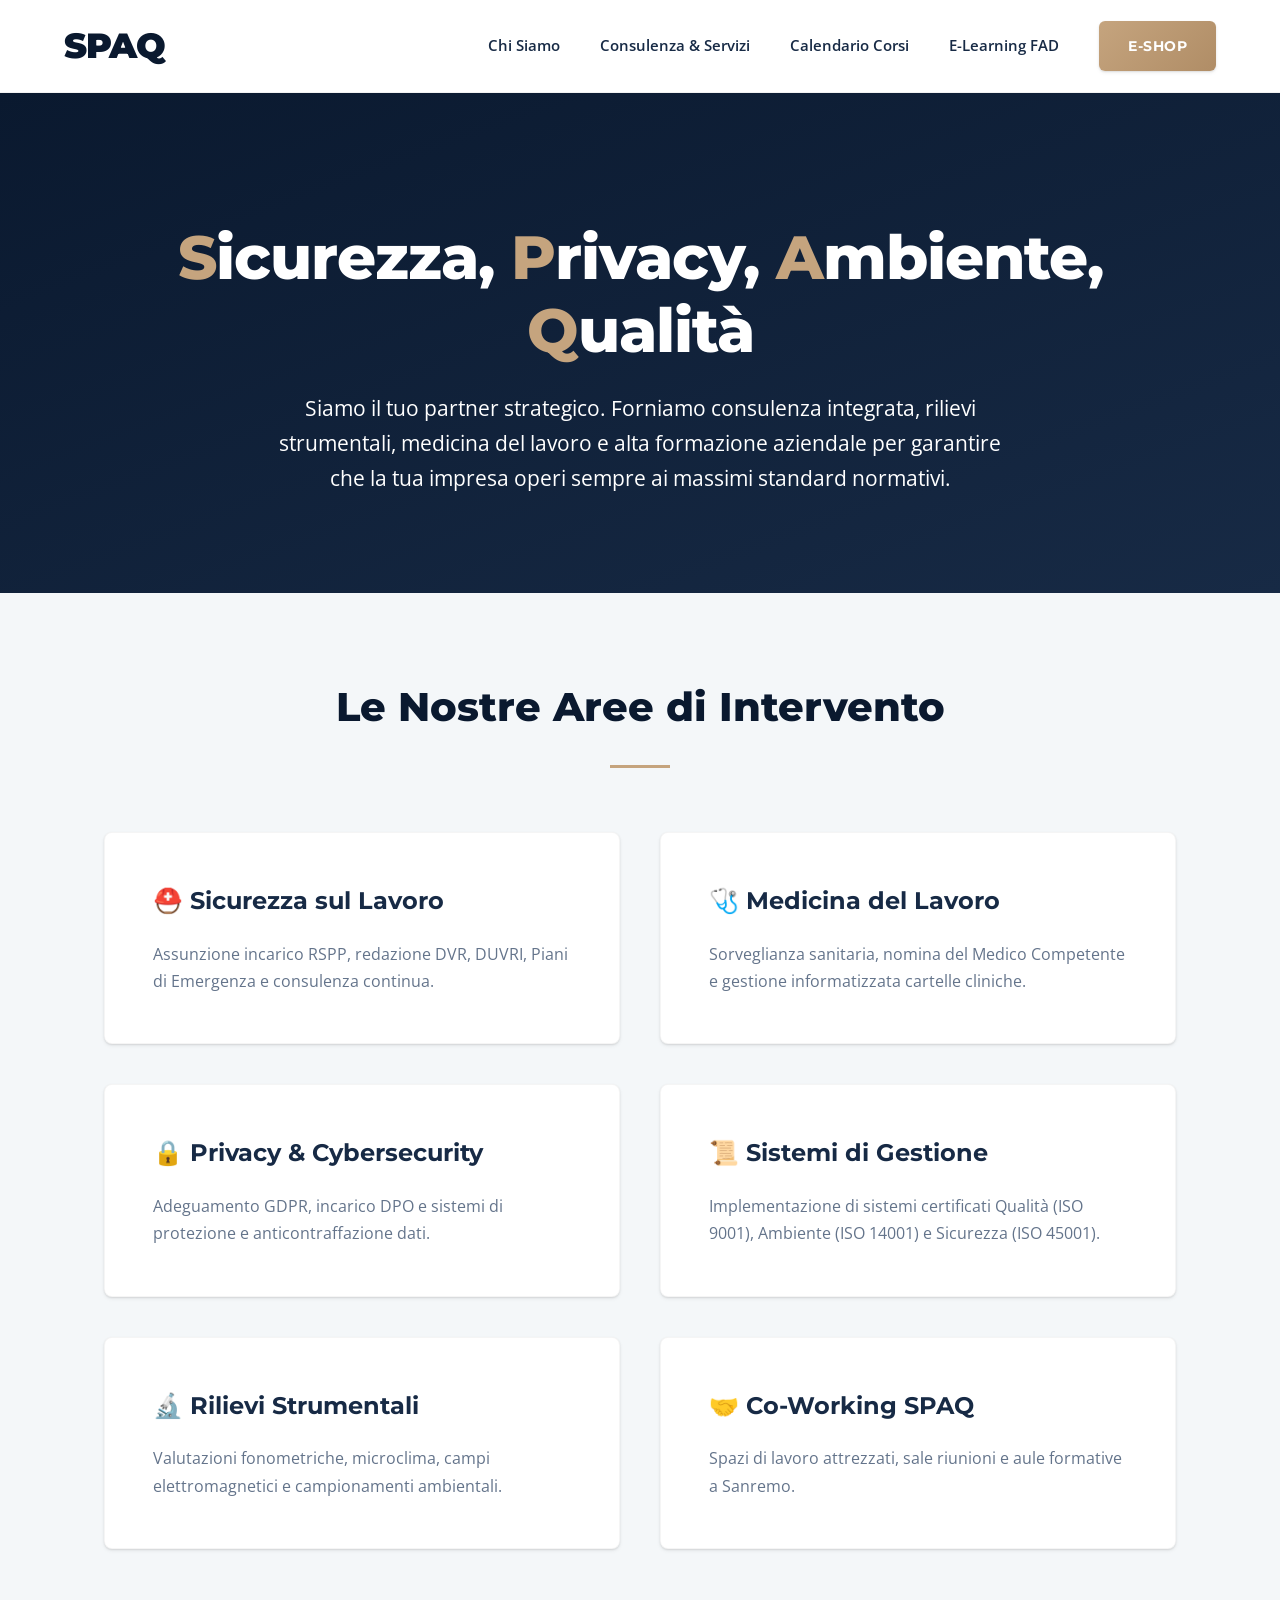
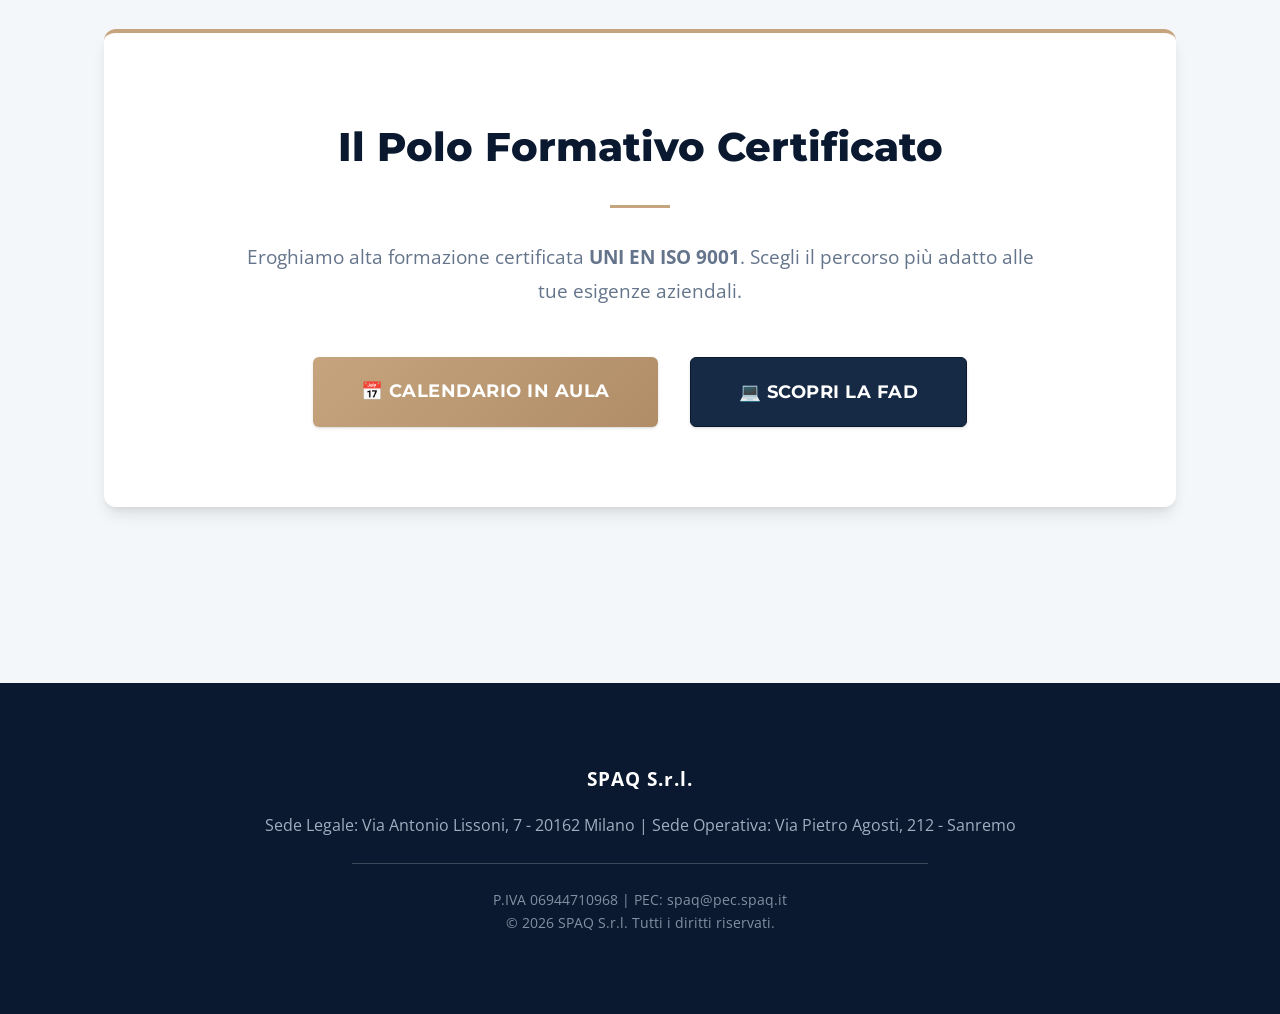
<file: index.html>
<!DOCTYPE html>
<html lang="it">
<head>
    <meta charset="UTF-8">
    <meta name="viewport" content="width=device-width, initial-scale=1.0">
    <title>SPAQ - Sicurezza, Privacy, Ambiente, Qualità</title>
    <link href="https://fonts.googleapis.com/css2?family=Montserrat:wght@400;600;700;800;900&family=Open+Sans:wght@400;600&display=swap" rel="stylesheet">
    <link rel="stylesheet" href="css/style.css">
</head>
<body>
    <header>
        <a href="index.html" class="logo" title="Torna alla Home">SPAQ</a>
        
        <nav>
            <a href="#chi-siamo">Chi Siamo</a>
            <a href="#servizi">Consulenza & Servizi</a>
            <a href="corsi.html">Calendario Corsi</a>
            <a href="e-learning.html">E-Learning FAD</a>
            <a href="https://www.spaqsrl.store/" target="_blank" class="btn btn-gold">E-Shop</a>
        </nav>
    </header>

    <section class="hero" id="chi-siamo">
        <h1><span>S</span>icurezza, <span>P</span>rivacy, <span>A</span>mbiente, <span>Q</span>ualità</h1>
        <p>Siamo il tuo partner strategico. Forniamo consulenza integrata, rilievi strumentali, medicina del lavoro e alta formazione aziendale per garantire che la tua impresa operi sempre ai massimi standard normativi.</p>
    </section>

    <div class="container" id="servizi">
        <h2 class="section-title">Le Nostre Aree di Intervento</h2>
        <div class="grid-container">
            <div class="card">
                <h3>⛑️ Sicurezza sul Lavoro</h3>
                <p>Assunzione incarico RSPP, redazione DVR, DUVRI, Piani di Emergenza e consulenza continua.</p>
            </div>
            <div class="card">
                <h3>🩺 Medicina del Lavoro</h3>
                <p>Sorveglianza sanitaria, nomina del Medico Competente e gestione informatizzata cartelle cliniche.</p>
            </div>
            <div class="card">
                <h3>🔒 Privacy & Cybersecurity</h3>
                <p>Adeguamento GDPR, incarico DPO e sistemi di protezione e anticontraffazione dati.</p>
            </div>
            <div class="card">
                <h3>📜 Sistemi di Gestione</h3>
                <p>Implementazione di sistemi certificati Qualità (ISO 9001), Ambiente (ISO 14001) e Sicurezza (ISO 45001).</p>
            </div>
            <div class="card">
                <h3>🔬 Rilievi Strumentali</h3>
                <p>Valutazioni fonometriche, microclima, campi elettromagnetici e campionamenti ambientali.</p>
            </div>
            <div class="card">
                <h3>🤝 Co-Working SPAQ</h3>
                <p>Spazi di lavoro attrezzati, sale riunioni e aule formative a Sanremo.</p>
            </div>
        </div>
    </div>

    <div class="container" style="padding-top: 0;">
        <div style="background: var(--bg-surface); padding: 5rem 3rem; border-radius: 12px; text-align: center; box-shadow: var(--shadow-lg); border-top: 4px solid var(--accent);">
            <h2 class="section-title" style="margin-bottom: 2rem;">Il Polo Formativo Certificato</h2>
            <p style="font-size: 1.2rem; color: var(--text-muted); max-width: 800px; margin: 0 auto 3rem; line-height: 1.8;">
                Eroghiamo alta formazione certificata <strong>UNI EN ISO 9001</strong>. Scegli il percorso più adatto alle tue esigenze aziendali.
            </p>
            <div style="display: flex; gap: 2rem; justify-content: center; flex-wrap: wrap;">
                <a href="corsi.html" class="btn btn-gold" style="padding: 1.2rem 3rem; font-size: 1.1rem;">📅 Calendario in Aula</a>
                <a href="e-learning.html" class="btn btn-blue" style="padding: 1.2rem 3rem; font-size: 1.1rem;">💻 Scopri la FAD</a>
            </div>
        </div>
    </div>

    <footer>
        <div style="margin-bottom: 1rem; font-weight: bold; font-size: 1.2rem;">SPAQ S.r.l.</div>
        <p>Sede Legale: Via Antonio Lissoni, 7 - 20162 Milano | Sede Operativa: Via Pietro Agosti, 212 - Sanremo</p>
        <div style="margin: 1.5rem 0; height: 1px; background: rgba(255,255,255,0.2); width: 50%; margin-left: auto; margin-right: auto;"></div>
        <p style="font-size: 0.85rem; opacity: 0.8;">P.IVA 06944710968 | PEC: spaq@pec.spaq.it<br>&copy; 2026 SPAQ S.r.l. Tutti i diritti riservati.</p>
    </footer>

    <script>
        document.querySelectorAll('a[href^="#"]').forEach(anchor => {
            anchor.addEventListener('click', function (e) {
                e.preventDefault();
                document.querySelector(this.getAttribute('href')).scrollIntoView({ behavior: 'smooth' });
            });
        });
    </script>
</body>
</html>
</file>
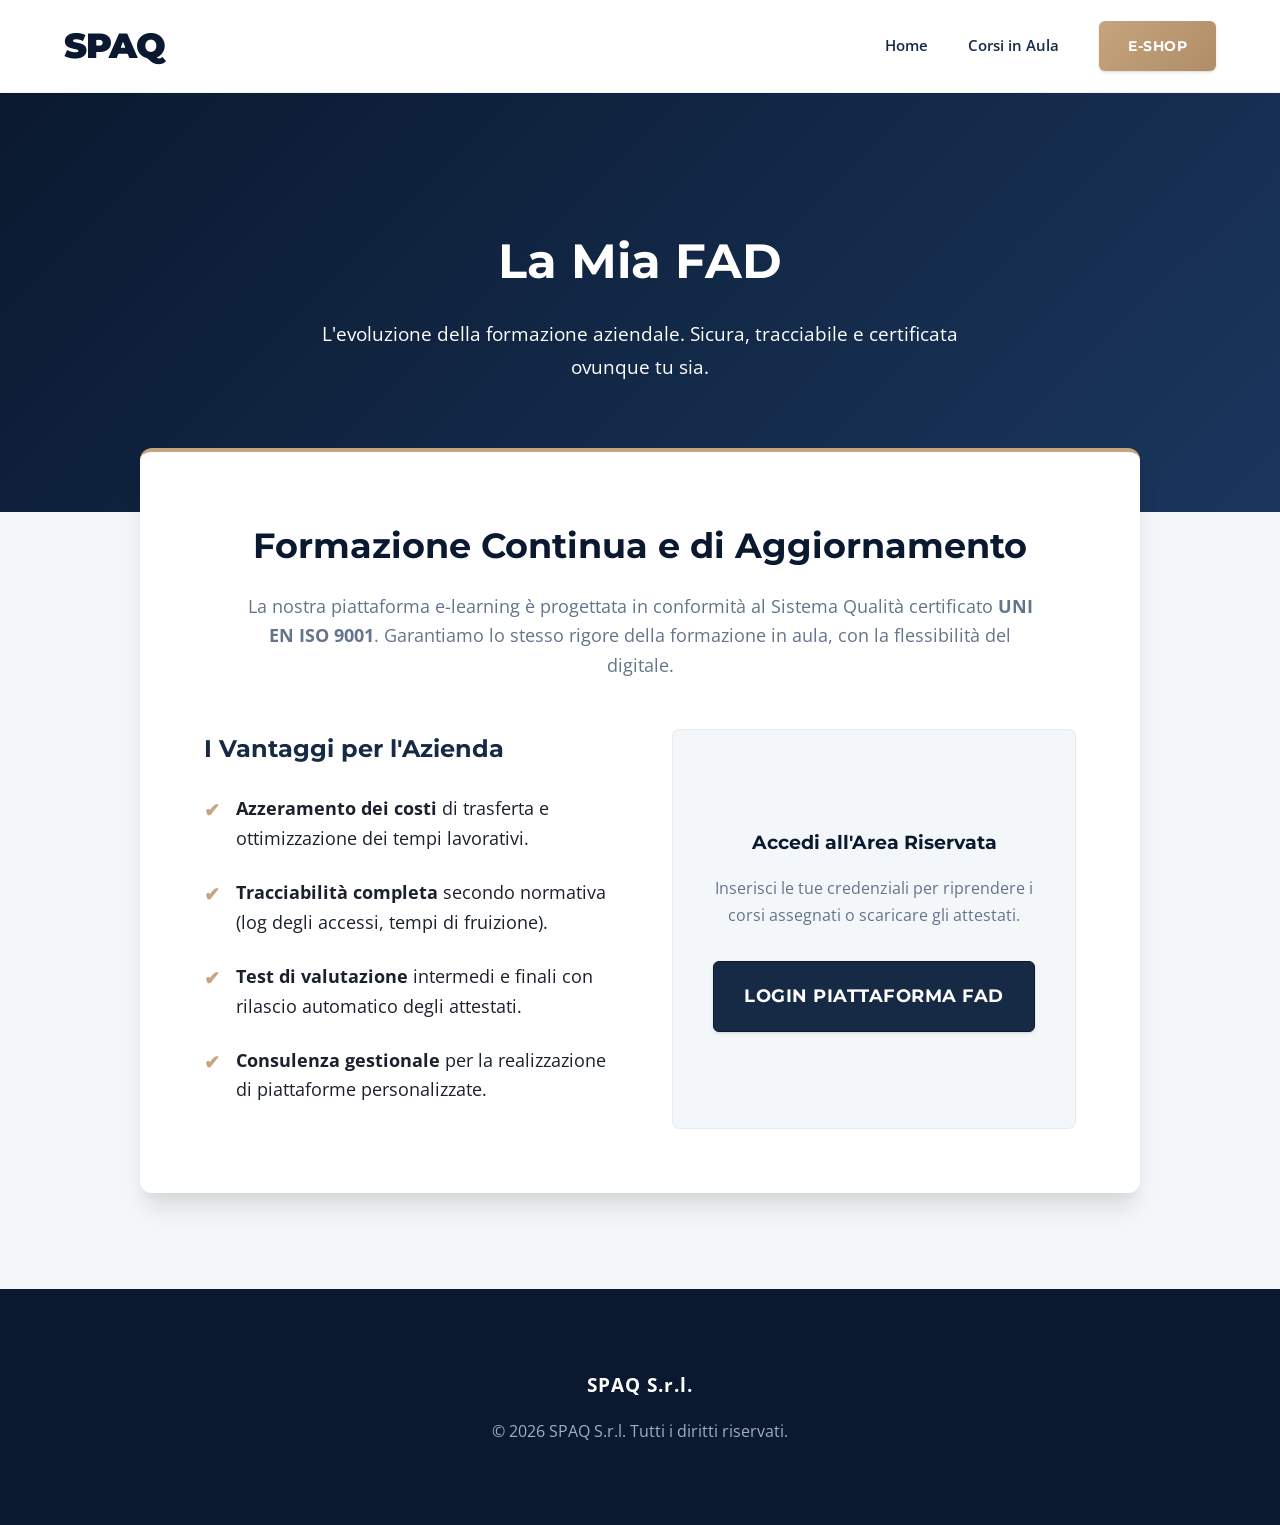
<file: e-learning.html>
<!DOCTYPE html>
<html lang="it">
<head>
    <meta charset="UTF-8">
    <meta name="viewport" content="width=device-width, initial-scale=1.0">
    <title>E-Learning FAD - SPAQ</title>
    <link href="https://fonts.googleapis.com/css2?family=Montserrat:wght@400;600;700;800&family=Open+Sans:wght@400;600&display=swap" rel="stylesheet">
    <link rel="stylesheet" href="css/style.css">
    <style>
        .fad-box { background: var(--bg-surface); padding: 4rem; border-radius: 12px; box-shadow: var(--shadow-xl); max-width: 1000px; margin: -4rem auto 5rem; position: relative; z-index: 10; border-top: 4px solid var(--accent); }
        .fad-grid { display: grid; grid-template-columns: 1fr 1fr; gap: 4rem; margin-top: 3rem; text-align: left; }
        .fad-list { list-style: none; }
        .fad-list li { margin-bottom: 1.5rem; padding-left: 2rem; position: relative; color: var(--text-main); font-size: 1.1rem; }
        .fad-list li::before { content: '✔'; position: absolute; left: 0; color: var(--accent); font-weight: bold; font-size: 1.2rem; }
        @media (max-width: 768px) { .fad-grid { grid-template-columns: 1fr; gap: 2rem; } .fad-box { padding: 2rem; } }
    </style>
</head>
<body>
    <header>
        <a href="index.html" class="logo">SPAQ</a>
        <nav>
            <a href="index.html">Home</a>
            <a href="corsi.html">Corsi in Aula</a>
            <a href="https://www.spaqsrl.store/" target="_blank" class="btn btn-gold">E-Shop</a>
        </nav>
    </header>

    <div class="formazione-header" style="padding: 8rem 5% 8rem;">
        <h1>La Mia FAD</h1>
        <p>L'evoluzione della formazione aziendale. Sicura, tracciabile e certificata ovunque tu sia.</p>
    </div>

    <div class="fad-box">
        <div style="text-align: center; margin-bottom: 3rem;">
            <h2 style="color: var(--primary-dark); font-size: 2.2rem; margin-bottom: 1rem;">Formazione Continua e di Aggiornamento</h2>
            <p style="color: var(--text-muted); font-size: 1.1rem; max-width: 800px; margin: 0 auto;">La nostra piattaforma e-learning è progettata in conformità al Sistema Qualità certificato <strong>UNI EN ISO 9001</strong>. Garantiamo lo stesso rigore della formazione in aula, con la flessibilità del digitale.</p>
        </div>

        <div class="fad-grid">
            <div>
                <h3 style="color: var(--primary); margin-bottom: 1.5rem; font-size: 1.5rem;">I Vantaggi per l'Azienda</h3>
                <ul class="fad-list">
                    <li><strong>Azzeramento dei costi</strong> di trasferta e ottimizzazione dei tempi lavorativi.</li>
                    <li><strong>Tracciabilità completa</strong> secondo normativa (log degli accessi, tempi di fruizione).</li>
                    <li><strong>Test di valutazione</strong> intermedi e finali con rilascio automatico degli attestati.</li>
                    <li><strong>Consulenza gestionale</strong> per la realizzazione di piattaforme personalizzate.</li>
                </ul>
            </div>
            <div style="background: var(--bg-body); padding: 2.5rem; border-radius: 8px; text-align: center; display: flex; flex-direction: column; justify-content: center; border: 1px solid rgba(0,0,0,0.05);">
                <h3 style="color: var(--primary-dark); margin-bottom: 1rem;">Accedi all'Area Riservata</h3>
                <p style="color: var(--text-muted); margin-bottom: 2rem;">Inserisci le tue credenziali per riprendere i corsi assegnati o scaricare gli attestati.</p>
                <a href="#" class="btn btn-blue" style="padding: 1.2rem; font-size: 1.1rem;">Login Piattaforma FAD</a>
            </div>
        </div>
    </div>

    <footer>
        <div style="margin-bottom: 1rem; font-weight: bold; font-size: 1.2rem;">SPAQ S.r.l.</div>
        <p>&copy; 2026 SPAQ S.r.l. Tutti i diritti riservati.</p>
    </footer>
</body>
</html>
</file>
<file: css/style.css>
:root {
    --primary-dark: #0a192f;
    --primary: #172a45;
    --accent: #c5a47e;
    --accent-hover: #d4b592;
    --text-main: #1a202c;
    --text-muted: #64748b;
    --bg-body: #f4f7f9;
    --bg-surface: #ffffff;
    --danger: #e53e3e;
    --shadow-sm: 0 2px 4px rgba(0,0,0,0.05), 0 1px 2px rgba(0,0,0,0.1);
    --shadow-md: 0 4px 6px -1px rgba(0, 0, 0, 0.1), 0 2px 4px -1px rgba(0, 0, 0, 0.06);
    --shadow-lg: 0 10px 15px -3px rgba(0, 0, 0, 0.1), 0 4px 6px -2px rgba(0, 0, 0, 0.05);
    --shadow-xl: 0 20px 25px -5px rgba(0, 0, 0, 0.1), 0 10px 10px -5px rgba(0, 0, 0, 0.04);
}

* { margin: 0; padding: 0; box-sizing: border-box; }
body { background-color: var(--bg-body); color: var(--text-main); line-height: 1.7; font-family: 'Open Sans', sans-serif; }
h1, h2, h3, h4, h5, h6, .logo, .btn { font-family: 'Montserrat', sans-serif; }

/* NAVBAR & LOGO */
header { background: rgba(255, 255, 255, 0.98); backdrop-filter: blur(10px); padding: 1rem 5%; display: flex; justify-content: space-between; align-items: center; position: sticky; top: 0; z-index: 100; border-bottom: 1px solid rgba(0,0,0,0.05); }
a.logo { font-size: 2.2rem; font-weight: 900; color: var(--primary-dark); letter-spacing: -1px; text-transform: uppercase; text-decoration: none; transition: all 0.3s cubic-bezier(0.175, 0.885, 0.32, 1.275); display: inline-block; }
a.logo:hover { color: var(--accent); transform: scale(1.05); }
nav { display: flex; gap: 2.5rem; align-items: center; }
nav a { text-decoration: none; color: var(--primary); font-weight: 600; font-size: 0.95rem; transition: color 0.3s ease; position: relative; }
nav a:not(.btn)::after { content: ''; position: absolute; width: 0; height: 2px; bottom: -4px; left: 0; background-color: var(--accent); transition: width 0.3s; }
nav a:not(.btn):hover::after { width: 100%; }
nav a:hover { color: var(--primary-dark); }

/* SISTEMA BOTTONI */
.btn { display: inline-block; padding: 0.8rem 1.8rem; border-radius: 6px; font-weight: 700; text-transform: uppercase; font-size: 0.9rem; letter-spacing: 0.5px; text-decoration: none; text-align: center; border: none; cursor: pointer; transition: all 0.3s ease; }
.btn-gold { background: linear-gradient(135deg, var(--accent), #b08d66); color: #ffffff !important; box-shadow: var(--shadow-sm); }
.btn-gold:hover { transform: translateY(-2px); box-shadow: var(--shadow-md); background: linear-gradient(135deg, var(--accent-hover), var(--accent)); }
.btn-blue { background: var(--primary); color: #ffffff !important; box-shadow: var(--shadow-sm); border: 1px solid var(--primary-dark); }
.btn-blue:hover { transform: translateY(-2px); box-shadow: var(--shadow-md); background: var(--primary-dark); }

/* HERO SECTION */
.hero { background: linear-gradient(160deg, var(--primary-dark) 0%, var(--primary) 100%); padding: 8rem 5% 6rem; text-align: center; position: relative; overflow: hidden; }
.hero h1 { font-size: 3.8rem; margin-bottom: 1.5rem; font-weight: 800; line-height: 1.2; letter-spacing: -1px; color: #ffffff; }
.hero h1 span { color: var(--accent); }
.hero p { font-size: 1.3rem; max-width: 750px; margin: 0 auto; font-weight: 400; color: #ffffff; }

/* LAYOUT & CARDS */
.container { max-width: 1200px; margin: 0 auto; padding: 5rem 5%; }
.section-title { text-align: center; margin-bottom: 4rem; font-size: 2.5rem; color: var(--primary-dark); font-weight: 800; position: relative; }
.section-title::after { content: ''; display: block; width: 60px; height: 3px; background: var(--accent); margin: 1.5rem auto 0; }
.grid-container { display: grid; grid-template-columns: repeat(auto-fill, minmax(340px, 1fr)); gap: 2.5rem; }
.card { background: var(--bg-surface); padding: 3rem; border-radius: 8px; box-shadow: var(--shadow-sm); border: 1px solid rgba(0,0,0,0.04); transition: all 0.4s cubic-bezier(0.175, 0.885, 0.32, 1.275); position: relative; overflow: hidden; }
.card::before { content: ''; position: absolute; top: 0; left: 0; width: 100%; height: 3px; background: linear-gradient(90deg, var(--accent), transparent); opacity: 0; transition: opacity 0.3s; }
.card:hover { transform: translateY(-8px); box-shadow: var(--shadow-xl); border-color: transparent; }
.card:hover::before { opacity: 1; }
.card h3 { margin-bottom: 1.2rem; color: var(--primary); font-size: 1.5rem; font-weight: 700; display: flex; align-items: center; gap: 0.8rem; }
.card p { color: var(--text-muted); font-size: 1rem; }

/* POLO FORMATIVO & CALENDARIO */
.formazione-header { background: linear-gradient(135deg, var(--primary-dark) 0%, #1a365d 100%); padding: 7rem 5% 6rem; text-align: center; }
.formazione-header h1 { color: #ffffff; font-size: 3rem; margin-bottom: 1rem; }
.formazione-header p { color: #ffffff; font-size: 1.2rem; max-width: 700px; margin: 0 auto; }
.cert-badge { background: rgba(197, 164, 126, 0.15); border: 1px solid var(--accent); color: var(--accent); padding: 0.6rem 1.5rem; border-radius: 50px; font-size: 0.85rem; font-weight: 700; letter-spacing: 0.5px; text-transform: uppercase; display: inline-block; margin-top: 1.5rem; }

/* FIX: Barra di ricerca Corsi */
.filter-bar { display: flex; justify-content: space-between; align-items: center; background: var(--bg-surface); padding: 1.5rem 2rem; border-radius: 8px; box-shadow: var(--shadow-sm); border: 1px solid rgba(0,0,0,0.05); margin-bottom: 3rem; gap: 1rem; flex-wrap: wrap; }
.filter-bar h2 { color: var(--primary-dark); font-size: 1.5rem; margin: 0; }
.filter-input { flex-grow: 1; max-width: 400px; padding: 0.8rem 1.5rem; border: 2px solid #e2e8f0; border-radius: 50px; font-family: 'Open Sans', sans-serif; outline: none; transition: border-color 0.3s, box-shadow 0.3s; }
.filter-input:focus { border-color: var(--accent); box-shadow: 0 0 0 3px rgba(197, 164, 126, 0.2); }

/* FIX: Calendario Items */
.calendar-section { max-width: 900px; margin: 0 auto 6rem; padding: 0 5%; }
.calendar-list { display: flex; flex-direction: column; gap: 1.5rem; }
.calendar-item { display: flex; background: var(--bg-surface); border-radius: 8px; box-shadow: var(--shadow-sm); overflow: hidden; transition: all 0.3s ease; border: 1px solid rgba(0,0,0,0.05); }
.calendar-item:hover { transform: translateY(-4px); box-shadow: var(--shadow-md); }

/* FIX: flex-shrink: 0 impedisce al blocco data di schiacciarsi */
.cal-date-box { background: linear-gradient(135deg, var(--primary-dark), var(--primary)); color: var(--accent); padding: 2rem; min-width: 140px; flex-shrink: 0; text-align: center; display: flex; flex-direction: column; justify-content: center; align-items: center; }
.cal-date-box .day { font-size: 2.5rem; font-weight: 800; font-family: 'Montserrat', sans-serif; color: #ffffff; line-height: 1; }
.cal-date-box .month-year { font-size: 0.85rem; font-weight: 700; text-transform: uppercase; margin-top: 0.5rem; letter-spacing: 1.5px; }
.cal-content { padding: 2rem; flex-grow: 1; display: flex; flex-direction: column; justify-content: center; }
.cal-content h4 { color: var(--primary-dark); font-size: 1.4rem; margin-bottom: 0.5rem; word-break: break-word; }
.cal-meta { font-size: 0.9rem; color: var(--accent); margin-bottom: 1rem; font-weight: 700; display: flex; align-items: center; gap: 0.5rem; letter-spacing: 0.5px; }
.cal-desc { font-size: 0.95rem; color: var(--text-muted); line-height: 1.6; }

/* --- FIX: RIPRISTINO AREA ADMIN --- */
.admin-grid { display: grid; grid-template-columns: 1fr 1fr; gap: 3rem; max-width: 1200px; margin: 4rem auto; padding: 0 5%; }
.admin-panel { background: var(--bg-surface); padding: 3rem; border-radius: 8px; box-shadow: var(--shadow-md); border: 1px solid rgba(0,0,0,0.05); }
.form-group { margin-bottom: 1.5rem; }
.form-group label { color: var(--primary-dark); font-weight: 700; font-size: 0.9rem; text-transform: uppercase; letter-spacing: 0.5px; display: block; margin-bottom: 0.5rem; }
.form-group input, .form-group textarea { width: 100%; padding: 1rem; border: 2px solid #e2e8f0; border-radius: 6px; background: #f8fafc; font-family: 'Open Sans', sans-serif; transition: all 0.3s; }
.form-group input:focus, .form-group textarea:focus { border-color: var(--accent); background: var(--bg-surface); outline: none; box-shadow: 0 0 0 3px rgba(197, 164, 126, 0.2); }
.corso-admin-item { border-bottom: 1px solid #f1f5f9; padding: 1.2rem 0; display: flex; justify-content: space-between; align-items: center; }
.btn-delete { background: var(--danger); padding: 0.6rem 1.2rem; font-size: 0.8rem; border-radius: 4px; color: white; border: none; cursor: pointer; }
.btn-delete:hover { background: #c53030; }

/* FOOTER */
footer { background: var(--primary-dark); color: #a0aec0; text-align: center; padding: 5rem 5%; margin-top: 6rem; }
footer div:first-child { color: var(--bg-surface); letter-spacing: 1px; }

/* RESPONSIVE */
@media (max-width: 900px) {
    .hero h1 { font-size: 2.5rem; }
    nav { display: none; }
    .card, .admin-panel { padding: 2rem; }
    .admin-grid { grid-template-columns: 1fr; }
}
@media (max-width: 768px) {
    .calendar-item { flex-direction: column; }
    .cal-date-box { padding: 1.5rem; min-width: auto; flex-direction: row; gap: 1rem; align-items: baseline; justify-content: flex-start; }
    .filter-bar { flex-direction: column; align-items: flex-start; }
    .filter-input { max-width: 100%; width: 100%; }
}
</file>
